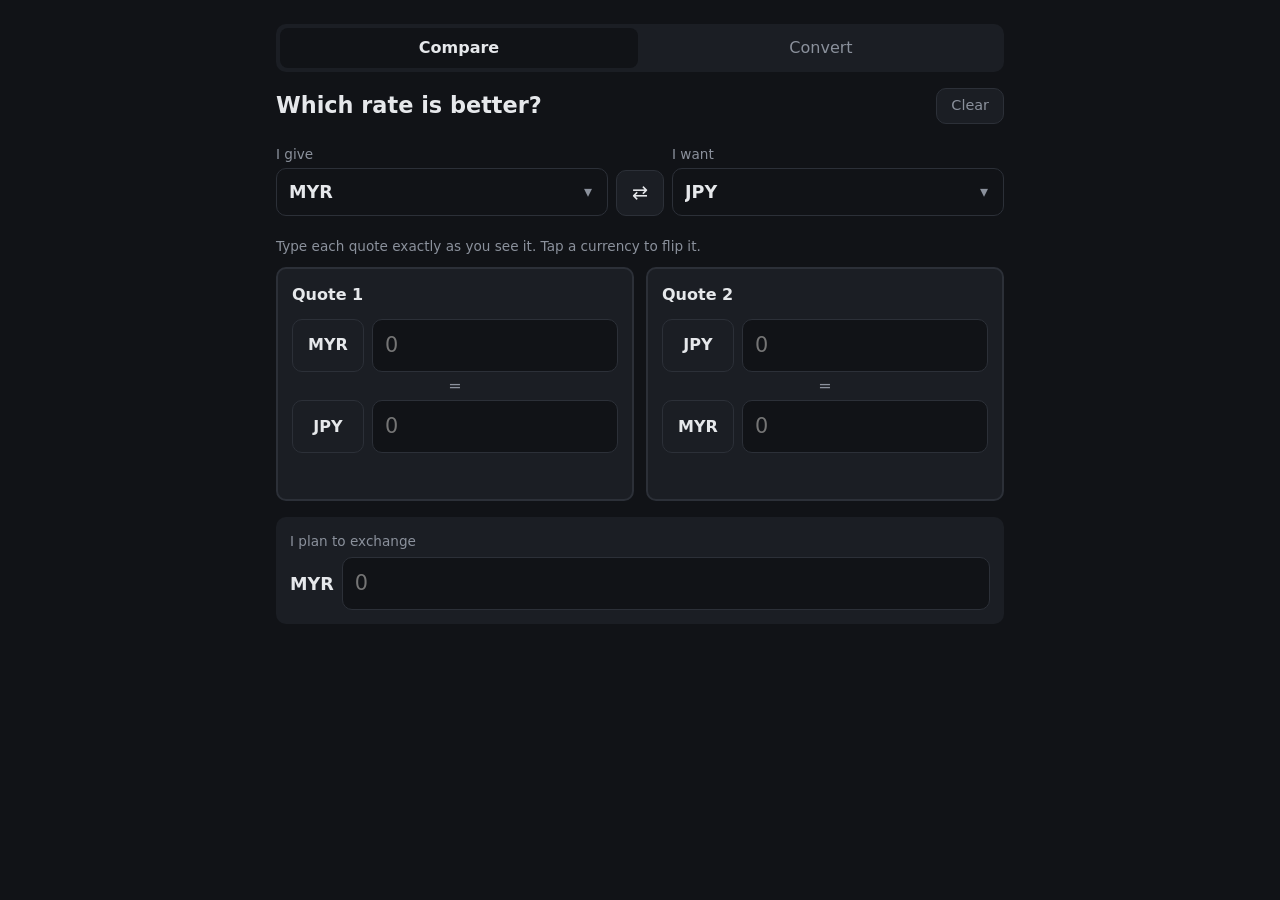
<file: index.html>
<!doctype html>
<html lang="en">
<head>
  <meta charset="utf-8">
  <script>
    // On app launch (start_url is index.html?launch), open the page the user used last.
    try {
      if (/[?&]launch\b/.test(location.search) && localStorage.getItem('exch:page') === 'convert') {
        location.replace('convert.html');
      }
    } catch (e) { /* storage blocked: stay on Compare */ }
  </script>
  <meta name="viewport" content="width=device-width, initial-scale=1">
  <meta name="theme-color" content="#111317">
  <title>Exch · Compare</title>
  <link rel="icon" href="favicon.ico" sizes="32x32">
  <link rel="icon" href="icon.svg" type="image/svg+xml">
  <link rel="apple-touch-icon" href="apple-touch-icon.png">
  <link rel="manifest" href="manifest.webmanifest">
  <meta name="apple-mobile-web-app-title" content="Exch">
  <meta name="mobile-web-app-capable" content="yes">
  <meta name="apple-mobile-web-app-status-bar-style" content="black">
  <link rel="stylesheet" href="style.css">
</head>
<body>
  <main>
    <nav class="nav">
      <a href="index.html" aria-current="page">Compare</a>
      <a href="convert.html">Convert</a>
    </nav>

    <header class="top">
      <h1>Which rate is better?</h1>
      <button id="clear" type="button" class="clear">Clear</button>
    </header>

    <section class="direction" aria-label="Direction">
      <label class="field">
        <span>I give</span>
        <input id="give-currency" class="currency-input" maxlength="3"
               autocomplete="off" autocapitalize="characters" spellcheck="false">
      </label>
      <button id="swap" type="button" class="swap" aria-label="Swap give and want currencies">⇄</button>
      <label class="field">
        <span>I want</span>
        <input id="want-currency" class="currency-input" maxlength="3"
               autocomplete="off" autocapitalize="characters" spellcheck="false">
      </label>
    </section>
    <p id="direction-error" class="error" hidden></p>

    <p class="hint">Type each quote exactly as you see it. Tap a currency to flip it.</p>

    <section class="quotes">
      <article class="card" data-quote="0">
        <h2 class="name">Quote 1</h2>
        <div class="row" data-row="0">
          <button type="button" class="side" aria-label="Flip currencies in Quote 1"></button>
          <input class="amount" inputmode="decimal" placeholder="0" aria-label="Quote 1 first amount">
        </div>
        <div class="equals" aria-hidden="true">=</div>
        <div class="row" data-row="1">
          <button type="button" class="side" aria-label="Flip currencies in Quote 1"></button>
          <input class="amount" inputmode="decimal" placeholder="0" aria-label="Quote 1 second amount">
        </div>
        <p class="rate"></p>
        <p class="error" hidden></p>
      </article>

      <article class="card" data-quote="1">
        <h2 class="name">Quote 2</h2>
        <div class="row" data-row="0">
          <button type="button" class="side" aria-label="Flip currencies in Quote 2"></button>
          <input class="amount" inputmode="decimal" placeholder="0" aria-label="Quote 2 first amount">
        </div>
        <div class="equals" aria-hidden="true">=</div>
        <div class="row" data-row="1">
          <button type="button" class="side" aria-label="Flip currencies in Quote 2"></button>
          <input class="amount" inputmode="decimal" placeholder="0" aria-label="Quote 2 second amount">
        </div>
        <p class="rate"></p>
        <p class="error" hidden></p>
      </article>
    </section>

    <section id="result" class="result" aria-live="polite"></section>

    <section class="total">
      <label for="exchange-amount" class="total-label">I plan to exchange</label>
      <div class="row">
        <span id="exchange-currency" class="unit"></span>
        <input id="exchange-amount" class="amount" inputmode="decimal" placeholder="0">
      </div>
      <p id="exchange-error" class="error" hidden></p>
      <div id="total-result" aria-live="polite"></div>
    </section>
  </main>

  <script src="pwa.js"></script>
  <script src="compare.js"></script>
  <script src="shared.js"></script>
  <script src="currency-picker.js"></script>
  <script src="app.js"></script>
</body>
</html>
</file>
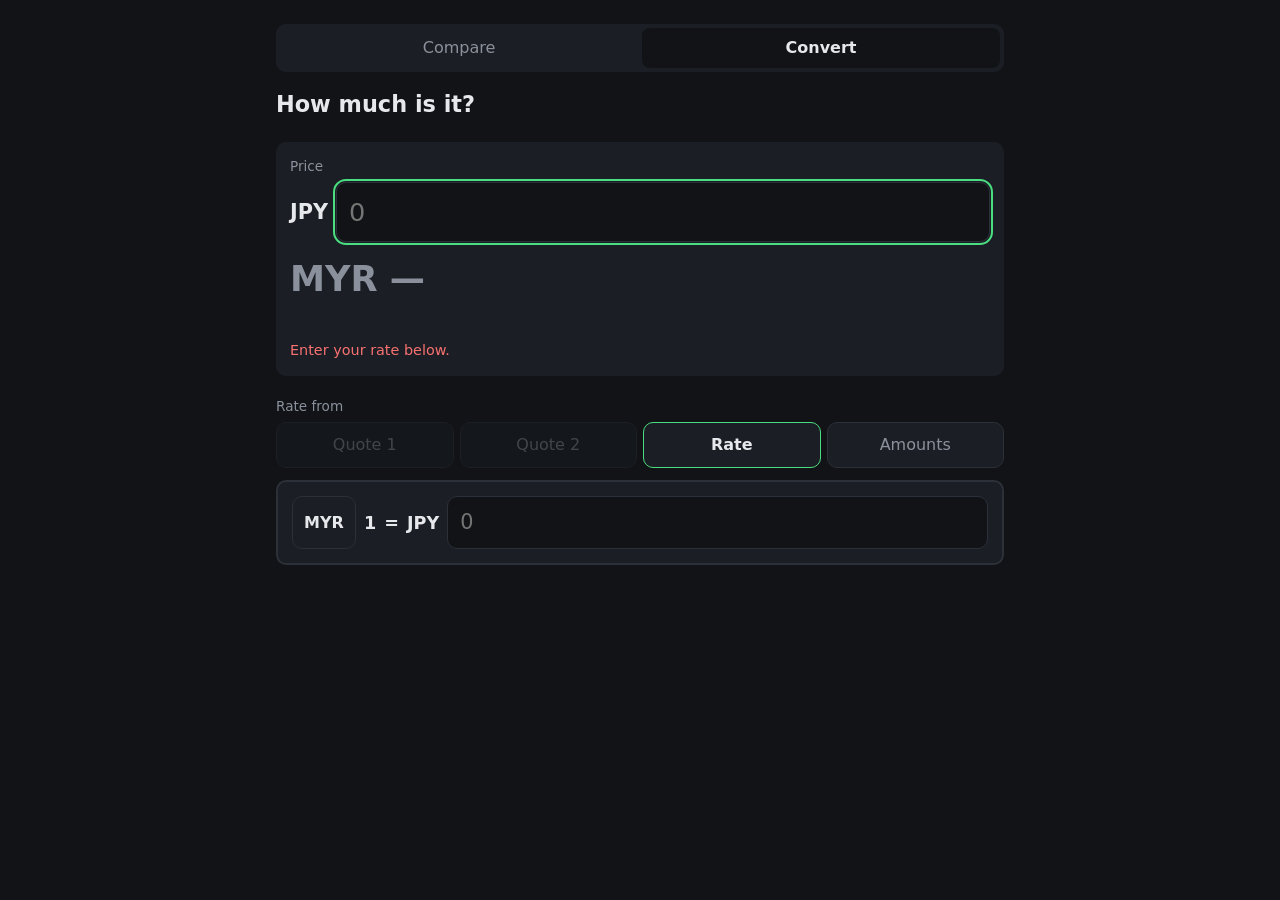
<file: convert.html>
<!doctype html>
<html lang="en">
<head>
  <meta charset="utf-8">
  <meta name="viewport" content="width=device-width, initial-scale=1">
  <meta name="theme-color" content="#111317">
  <title>Exch · Convert</title>
  <link rel="icon" href="favicon.ico" sizes="32x32">
  <link rel="icon" href="icon.svg" type="image/svg+xml">
  <link rel="apple-touch-icon" href="apple-touch-icon.png">
  <link rel="manifest" href="manifest.webmanifest">
  <meta name="apple-mobile-web-app-title" content="Exch">
  <meta name="mobile-web-app-capable" content="yes">
  <meta name="apple-mobile-web-app-status-bar-style" content="black">
  <link rel="stylesheet" href="style.css">
</head>
<body>
  <main>
    <nav class="nav">
      <a href="index.html">Compare</a>
      <a href="convert.html" aria-current="page">Convert</a>
    </nav>

    <header class="top">
      <h1>How much is it?</h1>
    </header>

    <section class="price-panel">
      <label for="price" class="total-label">Price</label>
      <div class="row">
        <span id="price-currency" class="unit"></span>
        <input id="price" class="amount price-input" inputmode="decimal" placeholder="0" autofocus autocomplete="off">
      </div>
      <p id="price-error" class="error" hidden></p>
      <p id="home-cost" class="home-cost" aria-live="polite"></p>
      <p id="rate-line" class="rate"></p>
      <p id="source-error" class="error" hidden></p>
    </section>

    <section class="settings">
      <p class="total-label source-label" id="source-label">Rate from</p>
      <div class="segmented" role="group" aria-labelledby="source-label">
        <button type="button" data-source="quote0">Quote 1</button>
        <button type="button" data-source="quote1">Quote 2</button>
        <button type="button" data-source="rate">Rate</button>
        <button type="button" data-source="amounts">Amounts</button>
      </div>

      <div id="rate" class="card source-card" hidden>
        <div class="row rate-row">
          <button type="button" class="side" id="rate-base" aria-label="Flip the rate"></button>
          <span class="unit">1</span>
          <span class="unit" aria-hidden="true">=</span>
          <span class="unit" id="rate-other"></span>
          <input id="rate-value" class="amount" inputmode="decimal" placeholder="0" aria-label="Rate">
        </div>
      </div>

      <div id="amounts" class="card source-card" hidden>
        <div class="row" data-row="0">
          <button type="button" class="side" aria-label="Flip currencies"></button>
          <input class="amount" inputmode="decimal" placeholder="0" aria-label="First amount">
        </div>
        <div class="equals" aria-hidden="true">=</div>
        <div class="row" data-row="1">
          <button type="button" class="side" aria-label="Flip currencies"></button>
          <input class="amount" inputmode="decimal" placeholder="0" aria-label="Second amount">
        </div>
      </div>
    </section>
  </main>

  <script src="pwa.js"></script>
  <script src="compare.js"></script>
  <script src="shared.js"></script>
  <script src="convert.js"></script>
</body>
</html>
</file>
<file: style.css>
:root {
  color-scheme: dark;
  --bg: #111317;
  --surface: #1b1e24;
  --border: #2c3038;
  --text: #e6e8eb;
  --muted: #8b919c;
  --accent: #4ade80;
  --error: #f87171;
  --radius: 10px;
}

* { box-sizing: border-box; }

body {
  margin: 0;
  background: var(--bg);
  color: var(--text);
  font: 16px/1.5 system-ui, -apple-system, "Segoe UI", Roboto, sans-serif;
}

main {
  max-width: 760px;
  margin: 0 auto;
  padding: 24px 16px 48px;
}

.top {
  display: flex;
  align-items: center;
  justify-content: space-between;
  gap: 12px;
  margin-bottom: 20px;
}

h1 {
  margin: 0;
  font-size: 1.4rem;
  font-weight: 600;
}

input, button { font: inherit; color: inherit; }

input {
  width: 100%;
  min-width: 0;
  padding: 10px 12px;
  background: var(--bg);
  border: 1px solid var(--border);
  border-radius: var(--radius);
}

input:focus, button:focus-visible {
  outline: 2px solid var(--accent);
  outline-offset: 1px;
}

button {
  cursor: pointer;
  background: var(--surface);
  border: 1px solid var(--border);
  border-radius: var(--radius);
}

/* Direction */
.direction {
  display: flex;
  align-items: end;
  gap: 8px;
}

.field { flex: 1; }
.field span {
  display: block;
  margin-bottom: 4px;
  color: var(--muted);
  font-size: 0.85rem;
}

.currency-input {
  text-transform: uppercase;
  font-size: 1.1rem;
  font-weight: 600;
}

.swap {
  width: 48px;
  height: 46px;
  flex: none;
  font-size: 1.2rem;
}

/* Quotes */
.quotes {
  display: grid;
  gap: 12px;
}

@media (min-width: 640px) {
  .quotes { grid-template-columns: 1fr 1fr; }
}

.card {
  padding: 14px;
  background: var(--surface);
  border: 2px solid var(--border);
  border-radius: var(--radius);
}

.card.winner { border-color: var(--accent); }

.name {
  margin: 0 0 12px;
  font-size: 1rem;
  font-weight: 600;
}

.row {
  display: flex;
  gap: 8px;
}

.amount {
  font-size: 1.3rem;
  font-variant-numeric: tabular-nums;
}

.side {
  width: 72px;
  flex: none;
  font-weight: 600;
}

.equals {
  margin: 2px 0;
  color: var(--muted);
  text-align: center;
}

.rate {
  min-height: 1.5em;
  margin: 10px 0 0;
  color: var(--muted);
  font-size: 0.9rem;
  font-variant-numeric: tabular-nums;
}

.error {
  margin: 8px 0 0;
  color: var(--error);
  font-size: 0.9rem;
}

/* Result */
.result {
  margin-top: 16px;
  padding: 14px;
  border-radius: var(--radius);
  background: var(--surface);
}

.result:empty { display: none; }

.result .verdict {
  margin: 0;
  font-size: 1.25rem;
  font-weight: 700;
}

.result .verdict.win { color: var(--accent); }

.result .detail {
  margin: 6px 0 0;
  color: var(--muted);
}

/* Exchange Amount */
.total {
  margin-top: 16px;
  padding: 14px;
  border-radius: var(--radius);
  background: var(--surface);
}

.total-label {
  display: block;
  margin-bottom: 6px;
  color: var(--muted);
  font-size: 0.85rem;
}

/* A currency label before an amount, so it reads like the results: code first (MYR 6,000). */
.unit {
  flex: none;
  align-self: center;
  font-size: 1.1rem;
  font-weight: 600;
}

.totals {
  margin: 12px 0 0;
  padding: 0;
  list-style: none;
  font-variant-numeric: tabular-nums;
}

.totals li {
  display: flex;
  justify-content: space-between;
  gap: 8px;
  color: var(--muted);
}

.totals li.win { color: var(--text); font-weight: 600; }

.total-diff {
  margin: 10px 0 0;
  color: var(--accent);
  font-weight: 700;
}

.hint {
  margin: 20px 0 10px;
  color: var(--muted);
  font-size: 0.85rem;
}

.clear {
  flex: none;
  padding: 6px 14px;
  color: var(--muted);
  font-size: 0.9rem;
}

/* Page navigation */
.nav {
  display: flex;
  gap: 4px;
  margin-bottom: 16px;
  padding: 4px;
  background: var(--surface);
  border-radius: var(--radius);
}

.nav a {
  flex: 1;
  padding: 8px;
  color: var(--muted);
  text-align: center;
  text-decoration: none;
  border-radius: 8px;
}

.nav a[aria-current="page"] {
  color: var(--text);
  background: var(--bg);
  font-weight: 600;
}

/* Convert page */
.price-panel {
  padding: 14px;
  background: var(--surface);
  border-radius: var(--radius);
}

.price-input { font-size: 1.6rem; }

.price-panel .unit { font-size: 1.3rem; }

.home-cost {
  margin: 16px 0 0;
  color: var(--accent);
  font-size: 2.2rem;
  font-weight: 700;
  line-height: 1.2;
  font-variant-numeric: tabular-nums;
  overflow-wrap: anywhere;
}

.home-cost.empty { color: var(--muted); }

.settings { margin-top: 20px; }

.source-label { margin: 16px 0 6px; }

.segmented {
  display: flex;
  gap: 6px;
}

.segmented button {
  flex: 1;
  padding: 10px 6px;
  color: var(--muted);
}

.segmented button[aria-pressed="true"] {
  color: var(--text);
  border-color: var(--accent);
  font-weight: 600;
}

.segmented button:disabled {
  opacity: 0.4;
  cursor: not-allowed;
}

.source-card { margin-top: 12px; }

/* Single Rate: [MYR] 1 = JPY [38.72] */
.rate-row { align-items: center; }
.rate-row .side {
  width: 64px;
  align-self: stretch;
}

/* Currency picker (currency-picker.js) */
.picker { position: relative; }

.picker .currency-input { padding-right: 36px; }

.picker-toggle {
  position: absolute;
  top: 50%;
  right: 4px;
  width: 32px;
  height: 32px;
  transform: translateY(-50%);
  color: var(--muted);
  background: transparent;
  border: 0;
}

.picker-list {
  position: absolute;
  z-index: 10;
  top: calc(100% + 4px);
  left: 0;
  width: max-content;
  min-width: 100%;
  max-width: min(320px, calc(100vw - 32px));
  max-height: 280px;
  margin: 0;
  padding: 4px;
  overflow-y: auto;
  list-style: none;
  background: var(--surface);
  border: 1px solid var(--border);
  border-radius: var(--radius);
  box-shadow: 0 8px 24px rgba(0, 0, 0, 0.5);
}

.picker-list.align-right { left: auto; right: 0; }

.picker-option {
  display: flex;
  gap: 10px;
  padding: 8px 10px;
  border-radius: 6px;
  cursor: pointer;
}

.picker-option:hover,
.picker-option[aria-selected="true"] { background: var(--bg); }

.picker-code {
  flex: none;
  width: 3.2em;
  font-weight: 600;
}

.picker-name {
  overflow: hidden;
  color: var(--muted);
  text-overflow: ellipsis;
  white-space: nowrap;
}

.picker-empty {
  padding: 8px 10px;
  color: var(--muted);
}

/* Update bar: shows when a new version of the app is ready (pwa.js). */
.update-bar {
  position: fixed;
  left: 50%;
  bottom: calc(16px + env(safe-area-inset-bottom));
  transform: translateX(-50%);
  display: flex;
  align-items: center;
  gap: 12px;
  width: calc(100% - 32px);
  max-width: 728px;
  padding: 10px 10px 10px 16px;
  background: var(--surface);
  border: 1px solid var(--border);
  border-radius: var(--radius);
  box-shadow: 0 4px 16px rgba(0, 0, 0, 0.4);
}

.update-bar span { flex: 1; }

.update-bar button {
  padding: 8px 14px;
  background: var(--accent);
  border: 0;
  border-radius: var(--radius);
  color: var(--bg);
  font-weight: 600;
}

body.has-update-bar main { padding-bottom: 112px; }
</file>
